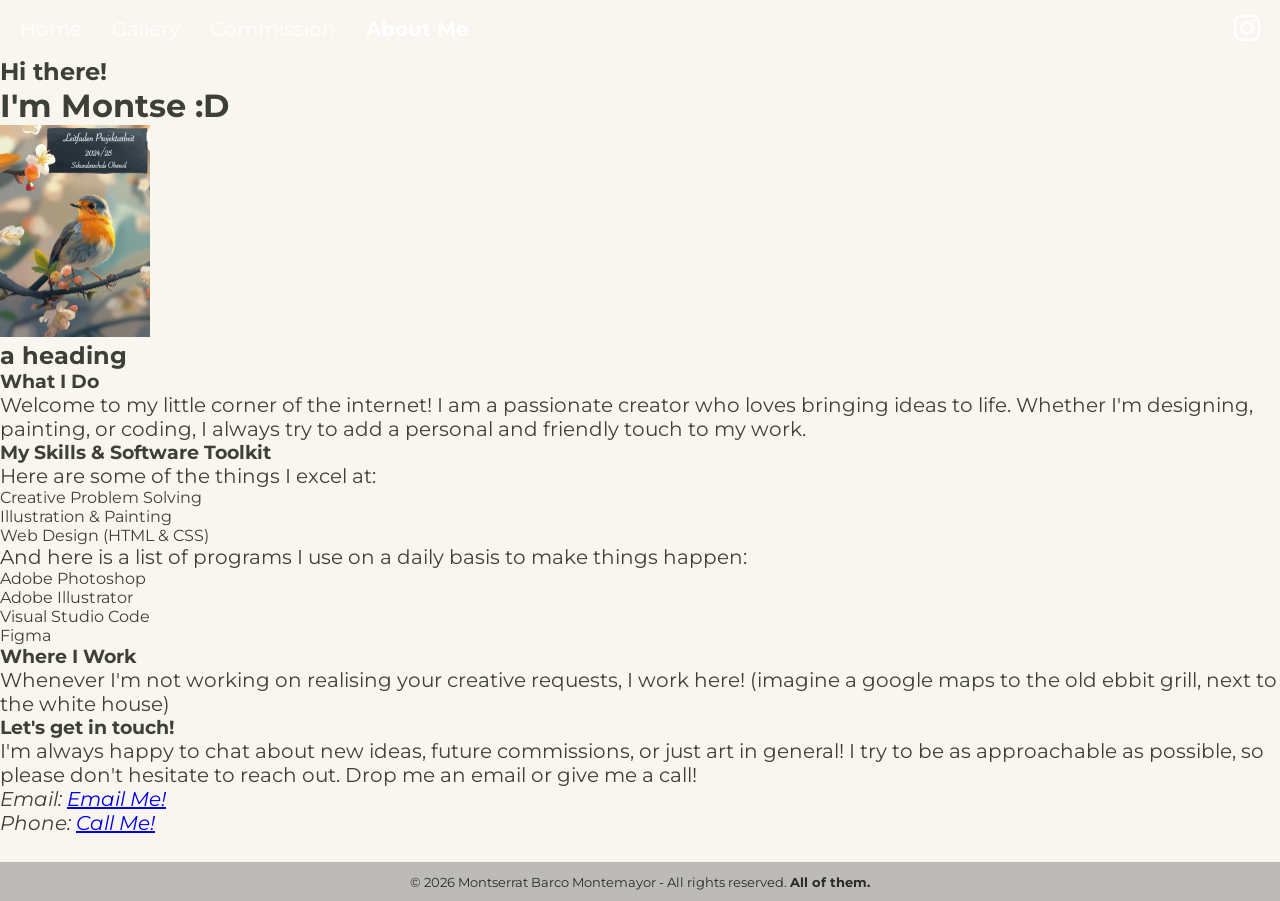
<file: src/html/about.html>
<!DOCTYPE html>
<html lang="en">

<head>
    <meta charset="UTF-8">
    <meta name="viewport" content="width=device-width, initial-scale=1.0">
    <title>Commission - Montserrat Barco</title>
    <meta name="description" content="Hi, this is the About me page to my portfolio, where you can find infos, well... about me! ">

    <link rel="icon" type="image/png" href="/assets/images/painterIconTitle.png">
    <link rel="stylesheet" href="https://cdnjs.cloudflare.com/ajax/libs/font-awesome/6.5.2/css/all.min.css"
        integrity="sha512-SnH5WK+bZxgPHs44uWIX+LLJAJ9/2PkPKZ5QiAj6Ta86w+fsb2TkcmfRyVX3pBnMFcV7oQPJkl9QevSCWr3W6A=="
        crossorigin="anonymous" referrerpolicy="no-referrer">
    <link rel="preconnect" href="https://fonts.googleapis.com">
    <link rel="preconnect" href="https://fonts.gstatic.com" crossorigin>
    <link href="https://fonts.googleapis.com/css2?family=Montserrat:ital,wght@0,100..900;1,100..900&display=swap"
        rel="stylesheet">

    <link rel="stylesheet" href="../css/style.css" defer>

    <script src="../javascript/responsive.js" defer></script>
</head>

<body>
    <header class="site-header">
        <button id="nav-burger-menu" class="icon nav-burger-menu" aria-label="Open navigation">
            <i class="fa-solid fa-bars"></i>
        </button>

        <nav id="site-nav" class="site-nav">
            <ul>
                <li><a href="../../index.html">Home</a></li>
                <li><a href="gallery.html">Gallery</a></li>
                <li><a href="commission.html">Commission</a></li>
                <li><a href="about.html" aria-current="page"><b>About Me</b></a></li>
            </ul>
        </nav>

        <a class="icon" href="https://www.instagram.com/macaroniandcheese_101_" aria-label="Visit my instagram profile."
            target="_blank" rel="noreferrer">
            <i class="fa-brands fa-instagram"></i>
        </a>
    </header>

    <main>
        <header class="main-header">
            <h2>Hi there!</h2>
            <h1>I'm Montse :D</h1>
            <picture>
                <source srcset="../../assets/images/digital_illustration/dig_bird.avif" type="image/avif">
                <source srcset="../../assets/images/digital_illustration/dig_bird.webp" type="image/webp">
                <img width="150" height="212.13" src="../../assets/images/digital_illustration/dig_bird.jpg" alt="A lovely portrait of Montse">
            </picture>
        </header>

        <section class="main-content">

            <h2>a heading</h2>

            <section>
                <h3>What I Do</h3>
                <p>Welcome to my little corner of the internet! I am a passionate creator who loves bringing ideas to
                    life. Whether I'm designing, painting, or coding, I always try to add a personal and friendly touch
                    to my work.</p>
            </section>

            <section>
                <h3>My Skills & Software Toolkit</h3>
                <p>Here are some of the things I excel at:</p>
                <ul>
                    <li>Creative Problem Solving</li>
                    <li>Illustration & Painting</li>
                    <li>Web Design (HTML & CSS)</li>
                </ul>
                <p>And here is a list of programs I use on a daily basis to make things happen:</p>
                <ul>
                    <li>Adobe Photoshop</li>
                    <li>Adobe Illustrator</li>
                    <li>Visual Studio Code</li>
                    <li>Figma</li>
                </ul>
            </section>

            <section>
                <h3>Where I Work</h3>
                <p>Whenever I'm not working on realising your creative requests, I work here! (imagine a google maps to the old ebbit grill, next to the white house)</p>
                
            
            </section>

            <section>
                <h3>Let's get in touch!</h3>
                <p>I'm always happy to chat about new ideas, future commissions, or just art in general! I try to be as
                    approachable as possible, so please don't hesitate to reach out. Drop me an email or give me a call!
                </p>
                <address>
                    <p>Email: <a href="mailto:example@gmail.com" target="_blank">Email Me!</a></p>
                    <p>Phone: <a href="tel:+1234567890">Call Me!</a></p>
                </address>
            </section>

        </section>
    </main>

    <footer class="site-footer">
        <small>&copy; 2026 Montserrat Barco Montemayor - All rights reserved. <strong>All of them.</strong></small>
    </footer>
</body>

</html>
</file>
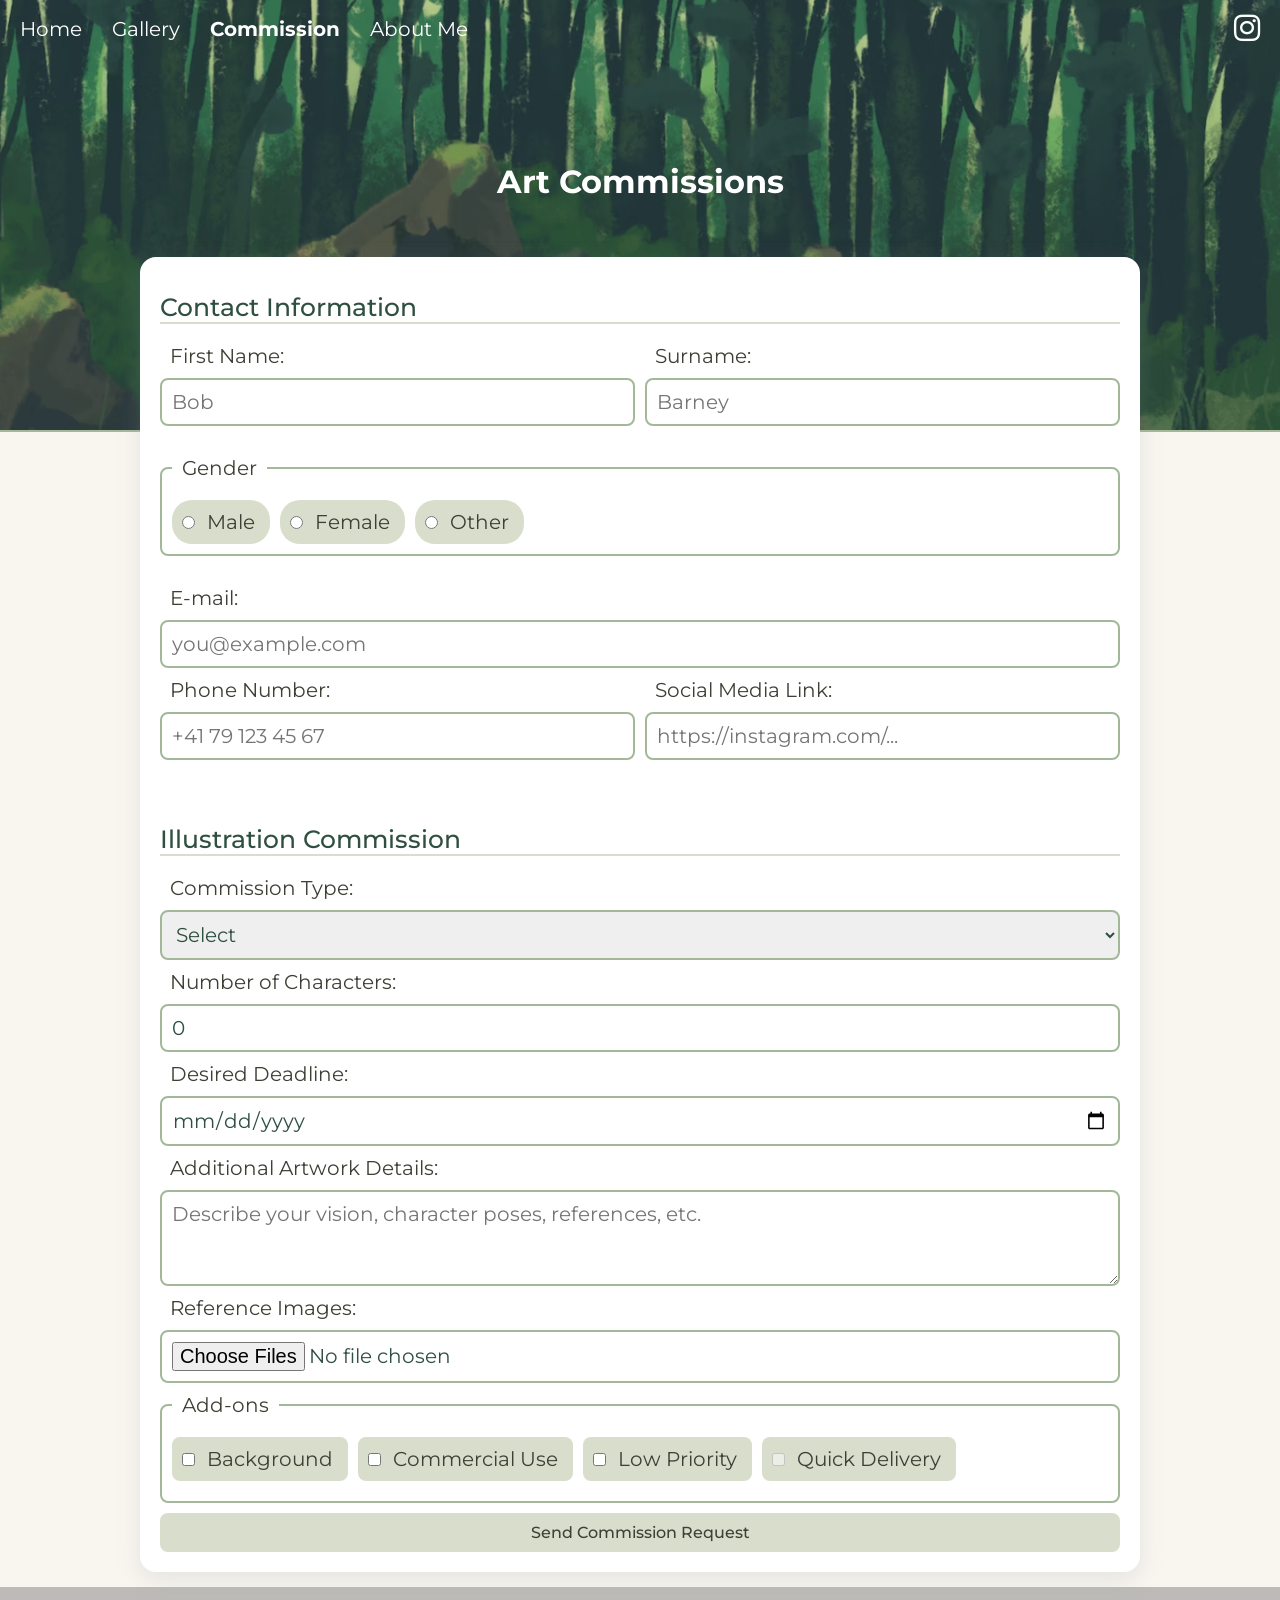
<file: src/html/commission.html>
<!DOCTYPE html>
<html lang="en">

<head>
    <meta charset="UTF-8">
    <meta name="viewport" content="width=device-width, initial-scale=1.0">
    <title>Commission - Montserrat Barco</title>
    <meta name="description" content="The Commision Page to my Portfolio.">

    <link rel="icon" type="image/png" href="/assets/images/painterIconTitle.png">
    <link rel="stylesheet" href="https://cdnjs.cloudflare.com/ajax/libs/font-awesome/6.5.2/css/all.min.css"
        integrity="sha512-SnH5WK+bZxgPHs44uWIX+LLJAJ9/2PkPKZ5QiAj6Ta86w+fsb2TkcmfRyVX3pBnMFcV7oQPJkl9QevSCWr3W6A=="
        crossorigin="anonymous" referrerpolicy="no-referrer">
    <link rel="preconnect" href="https://fonts.googleapis.com">
    <link rel="preconnect" href="https://fonts.gstatic.com" crossorigin>
    <link href="https://fonts.googleapis.com/css2?family=Montserrat:ital,wght@0,100..900;1,100..900&display=swap"
        rel="stylesheet">

    <link rel="stylesheet" href="../css/form.css">
    <link rel="stylesheet" href="../css/style.css">

    <script src="../javascript/responsive.js" defer></script>
</head> 

<body>
    <header class="site-header">
        <button id="nav-burger-menu" class="icon nav-burger-menu" aria-label="Open navigation">
            <i class="fa-solid fa-bars"></i>
        </button>

        <nav id="site-nav" class="site-nav">
            <ul>
                <li><a href="../../index.html">Home</a></li>
                <li><a href="gallery.html">Gallery</a></li>
                <li><a href="commission.html" aria-current="page"><b>Commission</b></a></li>
                <li><a href="about.html">About Me</a></li>
            </ul>
        </nav>

        <a class="icon" href="https://www.instagram.com/macaroniandcheese_101_" aria-label="Visit my instagram profile."
            target="_blank" rel="noreferrer">
            <i class="fa-brands fa-instagram"></i>
        </a>
    </header>

    <main>
        <header class="main-header">
            <h1>Art Commissions</h1>
        </header>
        
        <section class="main-content">
            <form class="form" action="https://gibm.becknet.ch/formular/formular.php" method="POST" enctype="multipart/form-data"> <!--$_Files-->

                <fieldset class="fieldset" id="contact">
                    <legend class="legend">Contact Information</legend>

                    <div class="form-row">
                        <p class="bar-input">
                            <label for="firstnameInp">First Name:</label>
                            <input id="firstnameInp" name="first_name" type="text" required placeholder="Bob">
                        </p>
    
                        <p class="bar-input">
                            <label for="secondnameInp">Surname:</label>
                            <input id="secondnameInp" name="last_name" type="text" required placeholder="Barney">
                        </p>
                    </div>

                    <fieldset class="form-row fake-fieldset">
                        <legend>Gender</legend>

                        <p class="radio-input">
                            <input type="radio" id="maleInp" name="gender" value="male" required>
                            <label for="maleInp">Male</label>
                        </p>

                        <p class="radio-input">
                            <input type="radio" id="femaleInp" name="gender" value="female">
                            <label for="femaleInp">Female</label>
                        </p>

                        <p class="radio-input">
                            <input type="radio" id="noInp" name="gender" value="other">
                            <label for="noInp">Other</label>
                        </p>
                    </fieldset>

                    <p class="bar-input">
                        <label for="emailInp">E-mail:</label>
                        <input id="emailInp" name="client_email" type="email" required autocomplete="email"
                            placeholder="you@example.com">
                    </p>

                    <div class="form-row">
                        <p class="bar-input">
                            <label for="phoneInp">Phone Number:</label>
                            <input id="phoneInp" name="client_phone" type="tel" autocomplete="tel" pattern="[0-9\+\-\s]+"
                                placeholder="+41 79 123 45 67">
                        </p>
    
                        <p class="bar-input">
                            <label for="urlInp">Social Media Link:</label>
                            <input id="urlInp" name="client_url" type="url" placeholder="https://instagram.com/...">
                        </p>
                    </div>
                </fieldset>
                <br>
                <fieldset class="fieldset" id="commission-details">
                    <legend class="legend">Illustration Commission</legend>
                
                    <p class="bar-input">
                        <label for="typeInp">Commission Type:</label>
                        <select id="typeInp" name="commission_type" required>
                            <option value="">Select</option>
                            <option value="sketch">Sketch</option>
                            <option value="lineart">Lineart</option>
                            <option value="full_color">Full Color</option>
                        </select>
                    </p>
                
                    <p class="bar-input">
                        <label for="charactersInp">Number of Characters:</label>
                        <input id="charactersInp" name="character_count" type="number" min="0" max="8" value="0">
                    </p>
                
                    <p class="bar-input">
                        <label for="dateInp">Desired Deadline:</label>
                        <input id="dateInp" name="deadline" type="date">
                    </p>
                
                    <p class="bar-input">
                        <label for="detailsInp">Additional Artwork Details:</label>
                        <textarea id="detailsInp" name="artwork_details" rows="3"
                            placeholder="Describe your vision, character poses, references, etc."></textarea>
                    </p>
                
                    <p class="bar-input">
                        <label for="fileInp">Reference Images:</label>
                        <input id="fileInp" name="reference_images[]" type="file" accept="image/*" multiple>
                    </p>
                
                    <fieldset class="fake-fieldset">
                        <legend>Add-ons</legend>
                
                        <div class="fake-fieldset-content">
                            <p class="mult-input">
                                <input type="checkbox" id="bgInp" name="addons[]" value="background">
                                <label for="bgInp">Background</label>
                            </p>
                
                            <p class="mult-input">
                                <input type="checkbox" id="commercialInp" name="addons[]" value="commercial">
                                <label for="commercialInp">Commercial Use</label>
                            </p>

                            <p class="mult-input">
                                <input type="checkbox" id="lowPrioInp" name="addons[]" value="slow_delivery">
                                <label for="lowPrioInp">Low Priority</label>
                            </p>
                
                            <p class="mult-input">
                                <input type="checkbox" id="fastInp" name="addons[]" value="fast_delivery" disabled>
                                <label for="fastInp">Quick Delivery</label>
                            </p>
                        </div>
                    </fieldset>
                </fieldset>

                <button class="form-button" type="submit">Send Commission Request</button>
            </form>
        </section>

        <footer class="site-footer">
            <small>&copy; 2026 Montserrat Barco Montemayor - All rights reserved. <strong>All of them.</strong></small>
        </footer>
    </main>
</body>

</html>
</file>
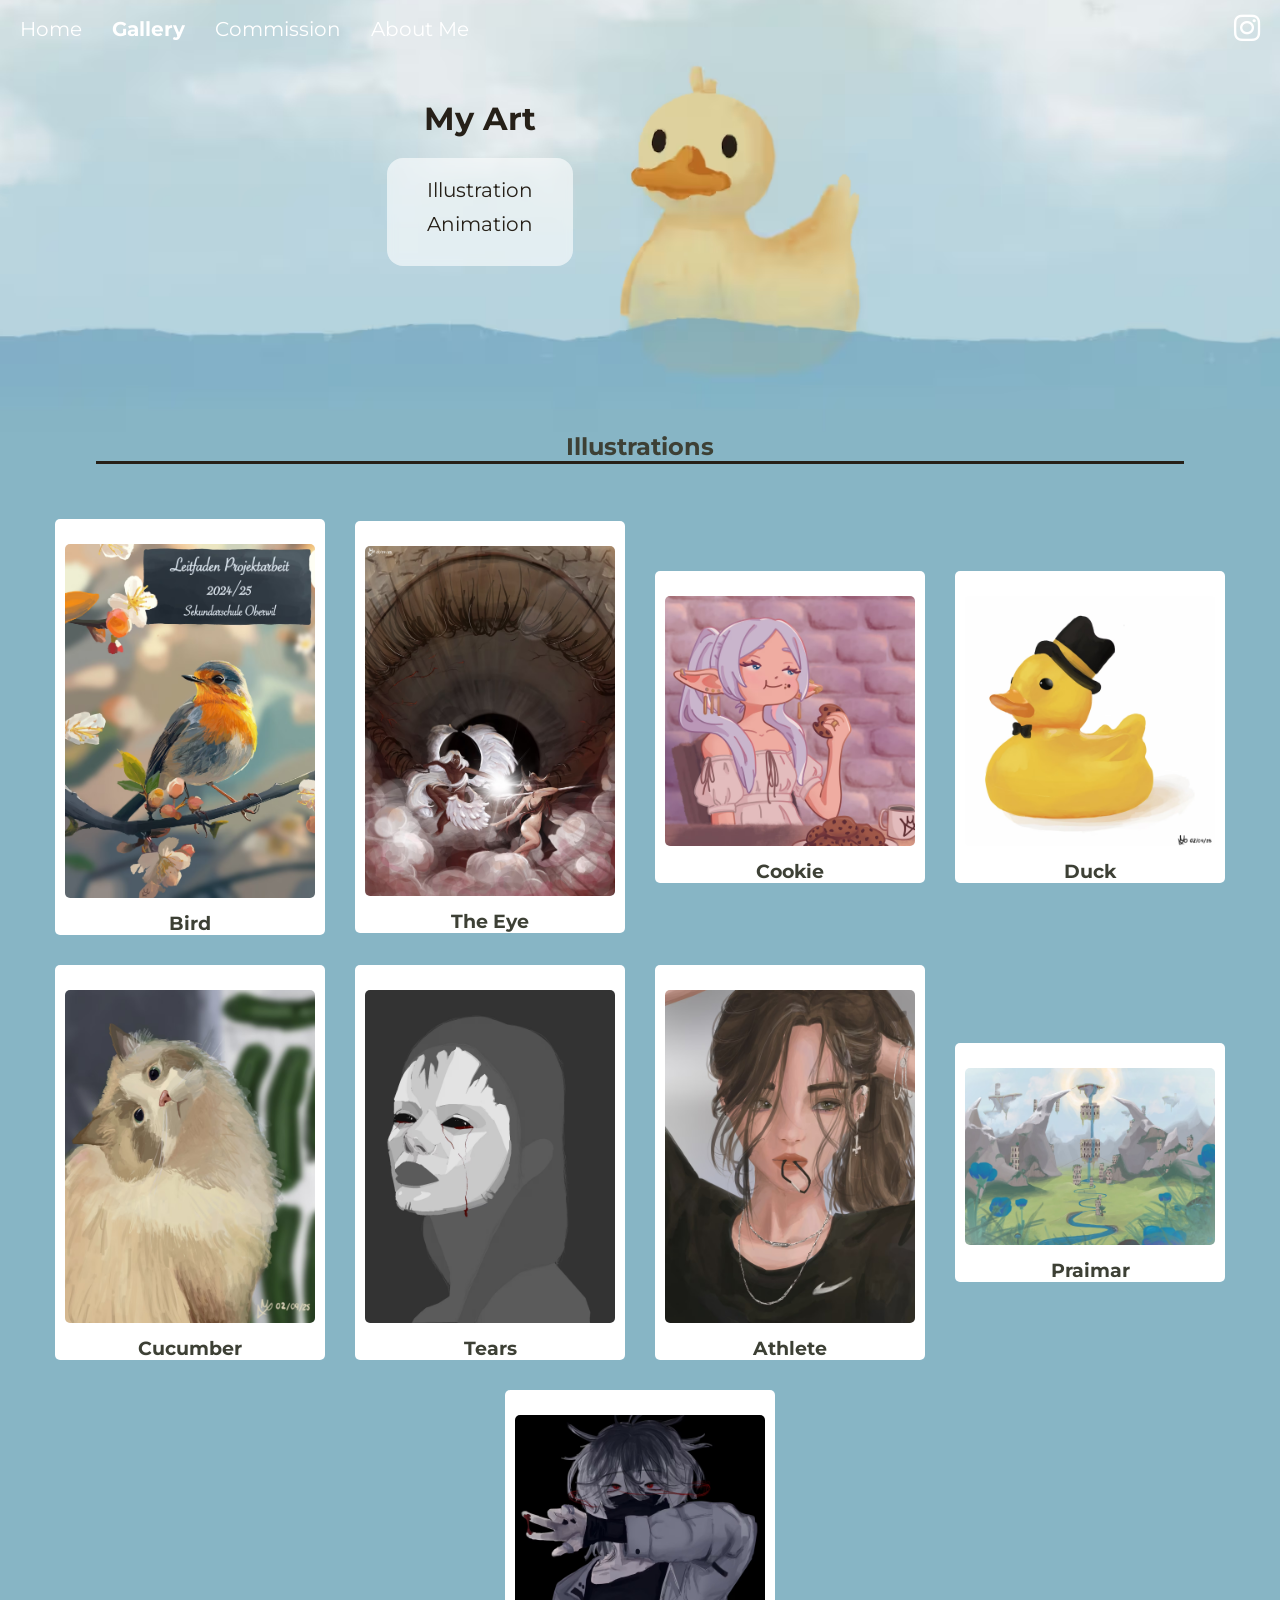
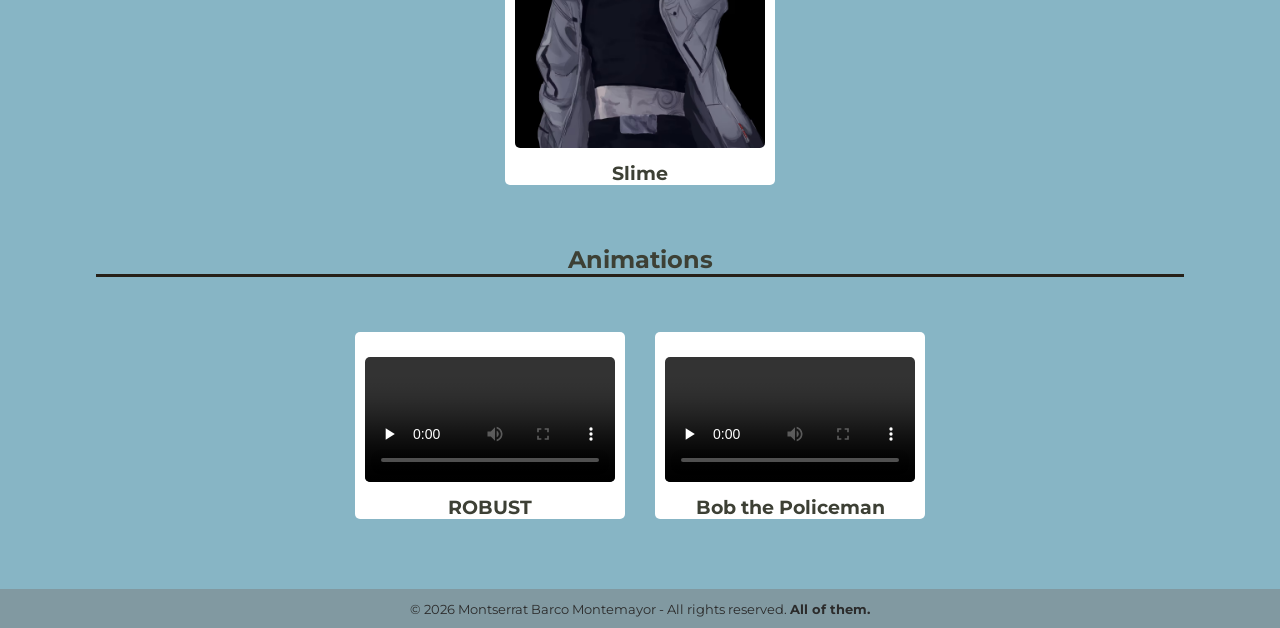
<file: src/html/gallery.html>
<!DOCTYPE html>
<html lang="en">
<head>
    <meta charset="UTF-8">
    <meta name="viewport" content="width=device-width, initial-scale=1.0">

    <title>Gallery - Montserrat Barco</title>
    <meta name="description" content="The gallery to my artistic portfolio. Montserrat Barco, Artist">
    
    <link rel="icon" type="image/png" href="../../assets/images/brand/painterIconTitle.png">

    <link rel="stylesheet" href="https://cdnjs.cloudflare.com/ajax/libs/font-awesome/6.5.2/css/all.min.css" integrity="sha512-SnH5WK+bZxgPHs44uWIX+LLJAJ9/2PkPKZ5QiAj6Ta86w+fsb2TkcmfRyVX3pBnMFcV7oQPJkl9QevSCWr3W6A==" crossorigin="anonymous" referrerpolicy="no-referrer" >

    <link rel="preconnect" href="https://fonts.googleapis.com">
    <link rel="preconnect" href="https://fonts.gstatic.com" crossorigin>
    <link href="https://fonts.googleapis.com/css2?family=Montserrat:ital,wght@0,100..900;1,100..900&display=swap" rel="stylesheet">

    <link rel="stylesheet" href="../css/style.css" defer>
    <link rel="stylesheet" href="../css/art.css" defer>
    
    <script src="../javascript/responsive.js" defer></script>
</head>
<body>
    <header class="site-header">
        <link rel="preload" as="image" href="../../assets/images/digital_illustration/dig_fish.avif" fetchpriority="high">
        <button class="icon nav-burger-menu" aria-label="Open navigation">
            <i class="fa-solid fa-bars"></i>
        </button>
        <nav class="site-nav">
            <ul>
                <li><a href="../../index.html">Home</a></li>
                <li><a href="gallery.html" aria-current="page"><b>Gallery</b></a></li>
                <li><a href="commission.html">Commission</a></li>
                <li><a href="about.html">About Me</a></li>
            </ul>
        </nav>
        <a class="icon" href="https://www.instagram.com/macaroniandcheese_101_" aria-label="Visit my instagram profile." target="_blank" rel="noreferrer"><i class="fa-brands fa-instagram"></i></a>
    </header>

    <main>

        <header class="main-header">
            <h1>My Art</h1>
            <nav class="page-nav" aria-label="Main gallery categories">
                <ul>
                    <li><a href="#illustration-section">Illustration</a></li>
                    <li><a href="#animation-section">Animation</a></li>
                </ul>
            </nav>
        </header>

        <section class="theme-big" id="illustration-section">
            
            <header class="theme-header">
                <h2>Illustrations</h2>
            </header>

            <div class="artwork-list-container">
                <ul class="artwork-list">
                    <li>
                        <article class="artwork-display">
                            <figure>
                                <picture class="artwork">
                                    <source srcset="../../assets/images/digital_illustration/dig_bird.avif" type="image/avif">
                                    <source srcset="../../assets/images/digital_illustration/dig_bird.webp" type="image/webp">
                                    <img src="../../assets/images/digital_illustration/dig_bird.jpg" alt="A colourful digital painting of a bird on a branch." loading="lazy">
                                </picture> 
                            </figure>
                            <h3>Bird</h3>
                        </article>
                    </li>
                    <li>
                        <article class="artwork-display">
                            <figure>
                                <picture class="artwork">
                                    <source srcset="../../assets/images/digital_illustration/dig_theeye.avif" type="image/avif">
                                    <source srcset="../../assets/images/digital_illustration/dig_theeye.webp" type="image/webp">
                                    <img src="../../assets/images/digital_illustration/dig_theeye.jpg"
                                        alt="An agressive, darks scene, where the outlires of their species, angel and devil, fight for the opposite cause under watchful eye."
                                        loading="lazy">
                                </picture>
                            </figure>
                            <h3>The Eye</h3>
                        </article>
                    </li>
                    <li>
                        <article class="artwork-display">
                            <figure>
                                <picture class="artwork">
                                    <source srcset="../../assets/images/digital_illustration/dig_cookie.avif" type="image/avif">
                                    <source srcset="../../assets/images/digital_illustration/dig_cookie.webp" type="image/webp">
                                    <img src="../../assets/images/digital_illustration/dig_cookie.jpg"
                                        alt="Frieren the Slayer peacefully eating cookies at sunset. A digital chibi style drawing." loading="lazy">
                                </picture>
                            </figure>
                            <h3>Cookie</h3>
                        </article>
                    </li>
                    <li>
                        <article class="artwork-display">
                            <figure>
                                <picture class="artwork">
                                    <source srcset="../../assets/images/digital_illustration/dig_duck.avif" type="image/avif">
                                    <source srcset="../../assets/images/digital_illustration/dig_duck.webp" type="image/webp">
                                    <img src="../../assets/images/digital_illustration/dig_duck.jpg"
                                        alt="A duck with a hat."
                                        loading="lazy">
                                </picture>
                            </figure>
                            <h3>Duck</h3>
                        </article>
                    </li>
                    <li>
                        <article class="artwork-display">
                            <figure>
                                <picture class="artwork">
                                    <source srcset="../../assets/images/digital_illustration/dig_cucumber.avif" type="image/avif">
                                    <source srcset="../../assets/images/digital_illustration/dig_cucumer.webp" type="image/webp">
                                    <img src="../../assets/images/digital_illustration/dig_cucumber.jpg" alt="A cat called cucumber wants a cucumber."
                                        loading="lazy">
                                </picture>
                            </figure>
                            <h3>Cucumber</h3>
                        </article>
                    </li>
                    <li>
                        <article class="artwork-display">
                            <figure>
                                <picture class="artwork">
                                    <source srcset="../../assets/images/digital_illustration/dig_crying.avif" type="image/avif">
                                    <source srcset="../../assets/images/digital_illustration/dig_crying.webp" type="image/webp">
                                    <img src="../../assets/images/digital_illustration/dig_crying.jpg" alt="A duck with a hat."
                                        loading="lazy">
                                </picture>
                            </figure>
                            <h3>Tears</h3>
                        </article>
                    </li>
                    <li>
                        <article class="artwork-display">
                            <figure>
                                <picture class="artwork">
                                    <source srcset="../../assets/images/digital_illustration/dig_athlete.avif" type="image/avif">
                                    <source srcset="../../assets/images/digital_illustration/dig_athlete.webp" type="image/webp">
                                    <img src="../../assets/images/digital_illustration/dig_athlete.jpg" alt="A duck with a hat."
                                        loading="lazy">
                                </picture>
                            </figure>
                            <h3>Athlete</h3>
                        </article>
                    </li>
                    <li>
                        <article class="artwork-display">
                            <figure>
                                <picture class="artwork">
                                    <source srcset="../../assets/images/digital_illustration/dig_fantasyland.avif" type="image/avif">
                                    <source srcset="../../assets/images/digital_illustration/dig_fantasyland.webp" type="image/webp">
                                    <img src="../../assets/images/digital_illustration/dig_fantasyland.jpg" alt="A duck with a hat."
                                        loading="lazy">
                                </picture>
                            </figure>
                            <h3>Praimar</h3>
                        </article>
                    </li>
                    <li>
                        <article class="artwork-display">
                            <figure>
                                <picture class="artwork">
                                    <source srcset="../../assets/images/digital_illustration/dig_slime.avif" type="image/avif">
                                    <source srcset="../../assets/images/digital_illustration/dig_slime.webp" type="image/webp">
                                    <img src="../../assets/images/digital_illustration/dig_slime.jpg" alt="A woman in black showing off her cool red slime."
                                        loading="lazy">
                                </picture>
                            </figure>
                            <h3>Slime</h3>
                        </article>
                    </li>
                    <!-- <li>
                        <article class="artwork-display">
                            <figure>
                                <picture class="artwork">
                                    <source srcset="../../assets/images/physical_illustration/constrained.avif" type="image/avif">
                                    <source srcset="../../assets/images/physical_illustration/constrained.webp" type="image/webp">
                                    <img src="../../assets/images/physical_illustration/constrained.jpg" alt="A bare woman, stripped of her identity, grasping out for something she does not yet know, suffocating in her inability to escape the ocean, being held down by her past, the bonds that got and shall keep her here forever."
                                        loading="lazy">
                                </picture>
                            </figure>
                            <h3>Constrained</h3>
                        </article>
                    </li> -->

                </ul>
            </div>
            
            
        </section> 

        <section class="theme-big" id="animation-section">
            <header class="theme-header">
                <h2>Animations</h2>
            </header>
        
            <ul class="artwork-list">
                <li>
                    <article class="artwork-display">
                        <figure>
                            <video class="animation" controls preload="none">
                                <source src="../../assets/videos/ROBUST-PA-MB,AN.mp4" type="video/webm">
                                <source src="../../assets/videos/ROBUST-PA-MB,AN.mp4" type="video/mp4">
                
                                Your browser does not support the video tag.
                            </video>
                        </figure>
                        <h3>ROBUST</h3>
                    </article>
                </li>
                <li>
                    <article class="artwork-display">
                        <figure>
                            <video class="animation" controls preload="none">
                                <source src="../../assets/videos/bob_the_policeman.webm" type="video/webm">
                                <source src="../../assets/videos/bob_the_policeman.mp4" type="video/mp4">
                
                                Your browser does not support the video tag.
                            </video>
                        </figure>
                        <h3>Bob the Policeman</h3>
                    </article>
                </li>
            </ul>
        </section>

    </main>

    <footer class="site-footer">
        <small>&copy; 2026 Montserrat Barco Montemayor - All rights reserved. <strong>All of them.</strong></small>
    </footer>

</body>

</html>
</file>
<file: src/css/form.css>
* {
    box-sizing: border-box;
    margin: 0;
    padding: 0;
}

input,
select,
option,
textarea,
.form-button {
    color: var(--darker-green);
    font-family: 'Montserrat', sans-serif;
    font-size: var(--text-size-small);
}

.main-header {
    background-color: var(--minty-green);
    background-image: url('../../assets/images/digital_illustration/dig_forest.jpg');
    background-image: image-set(
            url('../../assets/images/digital_illustration/dig_forest.avif') type('image/avif'),
            url('../../assets/images/digital_illustration/dig_forest.webp') type('image/webp'),
            url('../../assets/images/digital_illustration/dig_forest.jpg') type('image/jpeg'));
    background-size: cover;
    background-position: center;
    background-repeat: no-repeat;
    height: 50vh;
    max-height: 500px;
    margin-top: -75px;
    display: flex;
    justify-content: center;
    align-items: center;
    text-align: center;
    color: var(--white);
    border-bottom: var(--border-green);

    & h1 {
        margin-bottom: 50px;
    }
}

.main-content {
    padding: 5px 15px;
    display: flex;
    justify-content: center;
}

.form {
    background-color: var(--white);
    padding: 10px 20px;
    border-radius: var(--radius-norm);
    margin-top: -20vh;
    max-width: 1000px;
    flex: 1;
    box-shadow: var(--shadow-soft);
    min-height: 500px;

    & * {
        width: 100%;
    }
}

.fieldset {
    border: none;
    margin-top: 25px;
}

.legend {
    font-size: 25px;
    font-weight: 500;
    color: var(--darker-green);
    border-bottom: 2px solid var(--light-green);
    margin-bottom: 10px;
    cursor: default;
}

.form-row {
    display: flex;
    flex-wrap: wrap;
    gap: 10px;
    width: 100%;
    margin-bottom: 20px;
}

.bar-input {
    flex: 1;
    min-width: 250px;
    display: flex;
    flex-direction: column;

    & input,
    & select,
    & textarea {
        width: 100%;
        border: var(--border-green);
        padding: 10px;
        border-radius: var(--radius-soft);
    }

    & label {
        background-color: var(--white);
        padding: 10px;
        width: fit-content;
        font-size: var(--text-size);
    }

    & textarea {
        resize: vertical;
        min-height: fit-content;
    }
}

.fake-fieldset {
    width: 100%;
    border: var(--border-green);
    padding: 10px;
    border-radius: var(--radius-soft);

    & legend {
        background-color: var(--white);
        padding: 10px;
        width: fit-content;
        font-size: var(--text-size);
    }

    & .radio-input,
    & .mult-input {
        cursor: pointer;
        display: flex;
        align-items: center;
        gap: 7px;
        width: fit-content;
        padding: 10px;
        background-color: var(--light-green);
        white-space: nowrap;
    }

    & .radio-input {
        border-radius: var(--radius-hard);
    }

    & .mult-input {
        margin-bottom: 10px;
        border-radius: var(--radius-soft);
    }

    & .form-row {
        justify-content: flex-start;
    }

    & label,
    & input {
        width: auto;
    }

    & label {
        padding: 0 5px;
    }
}

.fake-fieldset-content {
    display: flex;
    flex-direction: row;
    justify-content: start;
    align-items: start;
    gap: 10px;
    flex-wrap: wrap;
}

.radio-input,
.mult-input {
    & * {
        cursor: pointer;
    }
}

.form-button {
    margin-top: 10px;
    margin-bottom: 10px;
    background-color: var(--light-green);
    color: var(--foresty-black);
    font-weight: 500;
    border: none;
    border-radius: var(--radius-soft);
    padding: 10px;
    cursor: pointer;
}
</file>
<file: src/css/art.css>
* {
    box-sizing: border-box;
    margin: 0;
    padding: 0;
}

body {
    background-color: var(--blue);
}

ul {
    list-style: none;
}

a {
    text-decoration: none;
    color: inherit;
}

p {
    font-size: 15px;
}

.main-header {
    background-color: var(--blue);
    background-image: url('../../assets/images/digital_illustration/dig_fish.jpg');
    background-image: image-set(url('../../assets/images/digital_illustration/dig_fish.avif') type('image/avif'),
            url('../../assets/images/digital_illustration/dig_fish.webp') type('image/webp'),
            url('../../assets/images/digital_illustration/dig_fish.jpg') type('image/jpeg'));
    background-size: cover;
    background-position: center;
    background-repeat: no-repeat;
    height: 50vh;
    max-height: 500px;
    margin-top: -75px;
    display: flex;
    justify-content: center;
    align-items: center;
    text-align: center;
    flex-direction: column;
    gap: 20px;
    color: var(--brown-black);

    & h1 {
        margin-right: 25vw;
    }
}

.page-nav {
    background-color: rgba(255, 255, 255, 0.6);
    backdrop-filter: blur(5px);
    padding: 20px 40px;
    border-radius: var(--radius-norm);
    margin-right: 25vw;
    margin-bottom: 50px;
    width: fit-content;

    & ul {
        list-style-type: none;
    }

    & li {
        margin-bottom: 10px;
    }

    & a {
        text-decoration: none;
        color: var(--brown-black);
        margin-bottom: 10px;
    }
}

.theme-big {
    margin-bottom: 20px;
    display: flex;
    justify-content: start;
    align-items: center;
    flex-direction: column;
}

.theme-header {
    display: flex;
    justify-content: start;
    align-items: center;
    flex-direction: column;

    & h2 {
        width: 85vw;
        text-align: center;
        border-bottom: var(--border-black);
        margin-bottom: 15px;
    }
}

.artwork-list {
    display: flex;
    justify-content: center;
    align-items: center;
    flex-direction: row;
    flex-wrap: wrap;
    gap: 30px;
    padding: 40px;
    max-width: 1300px;

    & li {
        transition: transform 0.3s ease, color 0.3s ease;

        &:hover {
            transform: translateY(-4px);
            box-shadow: var(--shadow-soft);
        }
    }
}

.artwork-list-container {
    display: flex;
    justify-content: start;
    align-items: center;
    flex-direction: column;
}

.artwork-display {
    display: flex;
    justify-content: start;
    align-items: center;
    flex-direction: column;
    background-color: var(--white);
    border-radius: 5px;

    & .artwork img {
        border-radius: 5px;
        margin: 10px;
        margin-top: 25px;
        width: 250px;
        height: auto;
    }

    & h4 {
        color: var(--brown-black);
        padding: 15px 5px;
        margin-top: -7px;
        margin-bottom: 5px;
        font-size: 25px;
        background-color: var(--white);
        width: 100%;
        text-align: center;
        padding: 20px 0;
    }
}

.animation {
    border-radius: 5px;
    margin: 10px;
    margin-top: 25px;
    width: 250px;
    height: auto;
}
</file>
<file: src/css/style.css>
@font-face {
    font-family: 'Font Awesome 5 Free';
    font-style: normal;
    font-weight: 900;
    font-display: swap;
    src: url('https://cdnjs.cloudflare.com/ajax/libs/font-awesome/5.15.4/webfonts/fa-solid-900.woff2') format('woff2');
}

@font-face {
    font-family: 'Font Awesome 5 Brands';
    font-style: normal;
    font-weight: 400;
    font-display: swap;
    src: url('https://cdnjs.cloudflare.com/ajax/libs/font-awesome/5.15.4/webfonts/fa-brands-400.woff2') format('woff2');
}

:root {
    --creamy-white: #f9f6f0;
    --creamy-white-alt: #f9f0f0;
    --white: #ffffff;
    --foresty-black: #3d4035;
    --foresty-black-alt: #403535;
    --brown-black: #262018;
    --black: rgb(43, 43, 43);
    --dark-red: #351b18;
    --minty-green: #a3b899;
    --dark-green: #8c9385;
    --light-green: #d8decb;
    --darker-green: rgb(47, 79, 65);
    --blue: #87b5c5;
    --duck-yellow: #ded19c;
    --text-size: 20px;
    --radius-soft: 8px;
    --radius-norm: 16px;
    --radius-hard: 20px;
    --border-red: 2px solid var(--dark-red);
    --border-green: 2px solid var(--minty-green);
    --border-black: 3px solid var(--brown-black);
    --shadow-soft: rgba(149, 157, 165, 0.2) 0px 8px 24px;
}

* {
    box-sizing: border-box;
    margin: 0;
    padding: 0;
    line-height: normal;
    scroll-behavior: smooth;
}

body {
    background-color: var(--creamy-white);
    color: var(--foresty-black);
    font-family: 'Montserrat', sans-serif;

    display: grid;
        
    grid-template-areas:
    
        "header header header"
    
        "main main main"
    
        "footer footer footer";
}

header {
    grid-area: header;
}

main {
    grid-area: main;
}

footer {
    grid-area: footer;
}

main {
    min-width: 320px;
    min-height: calc(100vh - 105px);
}

p, a {
    font-size: 20px;
}

.icon {
    background-color: transparent;
    border: none;
    cursor: pointer;
    font-size: 30px;
}

input {
    font-family: 'Montserrat', sans-serif;
}

nav ul li,
i, a {
    transition: transform 0.3s ease, color 0.3s ease;

    &:hover {
        transform: translateY(-2px);
    }
}

nav ul li a,
nav ul li i {
    transition: transform 0.3s ease;
    transform: translateY(0);
}

nav ul li:hover {
    & a {
        transform: translateY(-2px);
    }

    & a:hover i {
        transform: none;
    }
}

.site-header {
    display: flex;
    justify-content: space-between;
    align-items: center;
    padding: 10px 20px;
    width: 100%;
    gap: 10px;
    background-color: transparent;
    position: relative;
    z-index: 1000;
}

.site-header a,
.nav-burger-menu {
    text-decoration: none;
    color: var(--white);
    transition: transform 0.3s ease, color 0.3s ease;
    display: inline-block;
    background: none;
    border: none;
    cursor: pointer;
}

.site-nav {
    &>ul {
        display: flex;
        gap: 30px;
        list-style: none;
    }
}

.nav-burger-menu {
    display: none;
    z-index: 1000;
}

@media (max-width: 650px) {
    .nav-burger-menu {
        display: block;
        position: relative;
        z-index: 1001;
    }

    .site-nav {
        position: absolute;
        top: 0;
        left: 15%;
        width: 70%;
        background-color: rgba(255, 255, 255, 0.6);
        backdrop-filter: blur(5px);
        transform: translateY(-20px);
        opacity: 0;
        pointer-events: none;
        transition: transform 0.3s ease, 0.3s ease;
        padding: 25px 0 20px 0;
        border-radius: 0 0 var(--radius-norm) var(--radius-norm);
        z-index: 1002;

        &.active {
            transform: translateY(0);
            opacity: 1;
            pointer-events: auto;
        }

        & ul {
            flex-direction: column;
            align-items: center;
            gap: 25px;
        }
    }

    .site-header {
        & .site-nav {
            & a {
                color: var(--foresty-black);
            }
        }
    }
}

@Media (min-width: 2500px){
    .site-header {
        padding-top: 15px;
        padding-left: 200px;
        padding-right: 200px;

        & a {
            font-size: 25px;
        }

        & .icon {
            font-size: 35px;
        }
    }

}


.site-footer {
    margin-top: 10px;
    background-color: rgba(122, 122, 122, 0.479);
    color: var(--black);
    font-size: 15px;
    padding: 10px;
    text-align: center;
}

.home-body {
    background-color: #615150;
    background-image: url('../../assets/images/brand/bgHome.jpg');
    background-image: 
            image-set(url('../../assets/images/brand/bgHome.avif') type('image/avif'),
            url('../../assets/images/brand/bghome.webp') type('image/webp'),
            url('../../assets/images/brand/bghome.jpg') type('image/jpeg'));
    background-size: 100% auto;
    background-position: top center;
    background-repeat: no-repeat;
    min-height: 400px;
}
</file>
